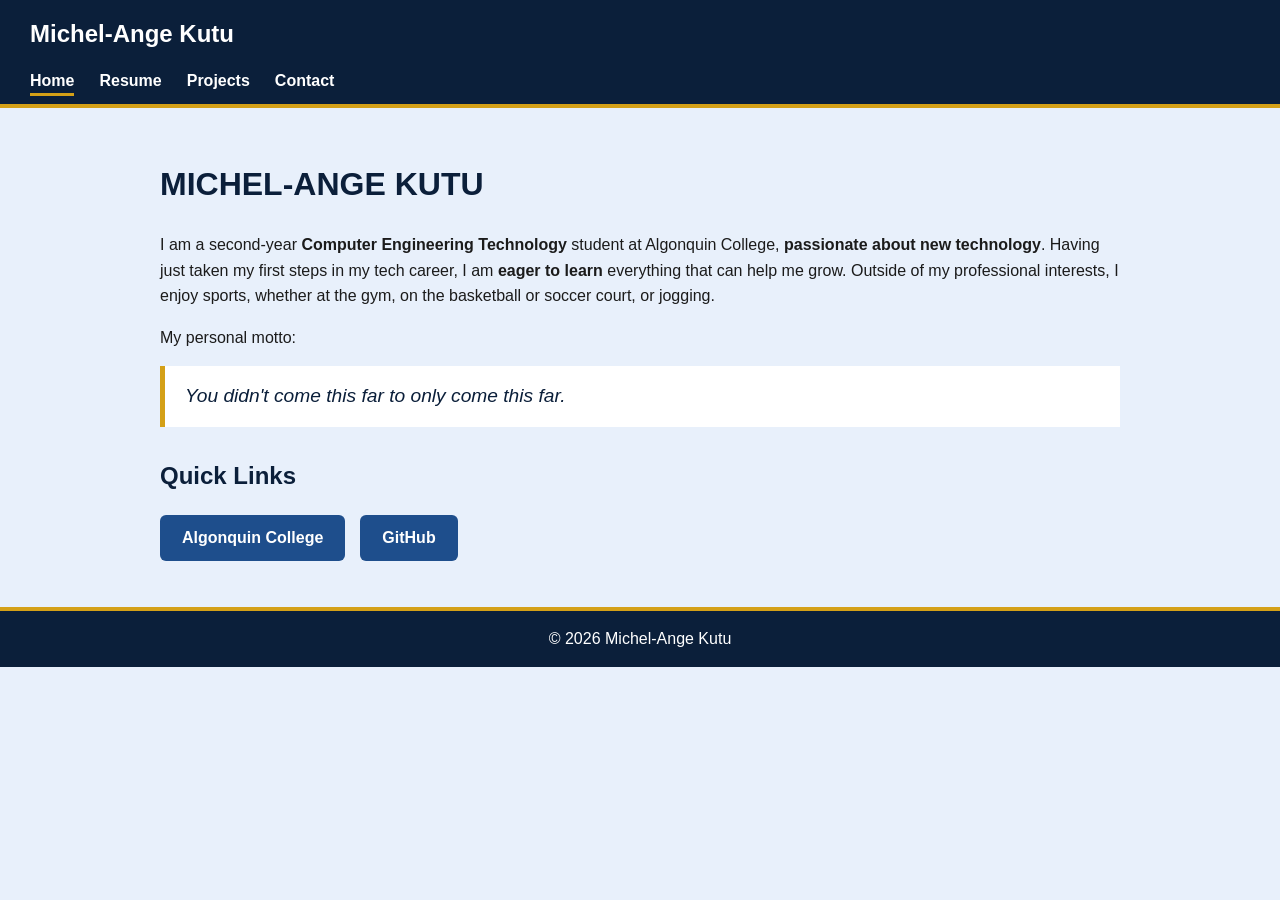
<file: index.html>
<!DOCTYPE html>
<html lang="en">

<head>
    <meta charset="UTF-8">
    <meta name="viewport" content="width=device-width, initial-scale=1.0">
    <title>Michel-Ange Kutu - Home</title>
    <link rel="stylesheet" href="style.css">
</head>

<body>
    <!--Same header on every page-->
    <header>
        <p class="logo">Michel-Ange Kutu</p>
    </header>
    <!--links to all 4 pages-->
    <nav>
        <ul>
            <li><a href="index.html" class="current">Home</a></li>
            <li><a href="resume.html">Resume</a></li>
            <li><a href="projects.html">Projects</a></li>
            <li><a href="contact.html">Contact</a></li>
        </ul>
    </nav>
    <main>
        <h1>MICHEL-ANGE KUTU</h1>
        <p>I am a second-year <strong>Computer Engineering Technology</strong> student at Algonquin College,
            <strong>passionate about new technology</strong>. Having just taken my first steps in my tech career, I am
            <strong>eager to learn</strong> everything that can help
            me grow. Outside of my professional interests, I enjoy sports, whether at the gym, on the basketball or
            soccer court, or jogging.
        </p>

        <!-- Motto -->
        <p>My personal motto:</p>
        <blockquote>You didn't come this far to only come this far.</blockquote>
        <!-- Quick links -->
        <h2>Quick Links</h2>

        <ul class="quick-links">
            <li><a href="https://www.algonquincollege.com/">Algonquin College</a></li>
            <li><a href="https://github.com/MichelAngeKutu">GitHub</a></li>
        </ul>
    </main>
    <footer>
        <p>&copy; 2026 Michel-Ange Kutu</p>
    </footer>
    <script src="script.js"></script>
</body>

</html>
</file>
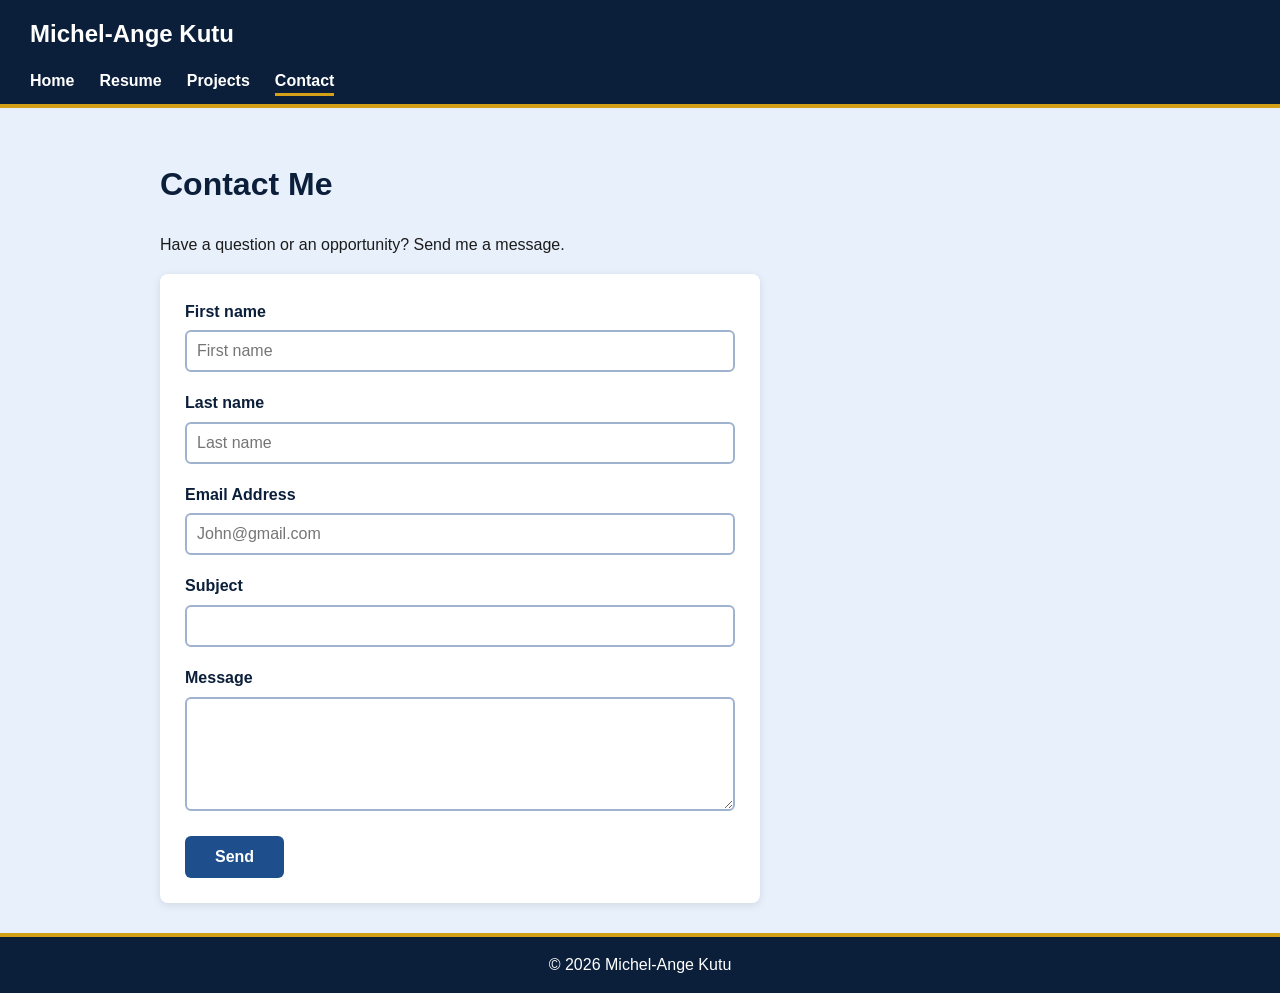
<file: contact.html>
<!DOCTYPE html>
<html lang="en">

<head>
    <meta charset="UTF-8">
    <meta name="viewport" content="width=device-width, initial-scale=1.0">
    <title>Michel-Ange Kutu - Contact</title>
    <link rel="stylesheet" href="style.css">
</head>

<body>
    <header>
        <p class="logo">Michel-Ange Kutu</p>
    </header>
    <!--links to all 4 pages-->
    <nav>
        <ul>
            <li><a href="index.html">Home</a></li>
            <li><a href="resume.html">Resume</a></li>
            <li><a href="projects.html">Projects</a></li>
            <li><a href="contact.html" class="current">Contact</a></li>
        </ul>
    </nav>
    <main>
        <h1>Contact Me</h1>
        <p>Have a question or an opportunity? Send me a message.</p>
        <!-- Contact form -->
        <form id="contact-form">

            <div>
                <label for="fName">First name</label>
                <input type="text" id="fName" name="firstName" placeholder="First name" required>
            </div>
            <div>
                <label for="lName">Last name</label>
                <input type="text" id="lName" name="lastName" placeholder="Last name" required>
            </div>
            <div>
                <label for="email">Email Address</label>
                <input type="email" id="email" name="email" placeholder="John@gmail.com" required>
            </div>

            <div>
                <label for="subject">Subject</label>
                <input type="text" id="subject" name="subject" maxlength="100" minlength="3" required>
            </div>

            <div>
                <label for="message">Message</label>
                <textarea id="message" name="message" rows="5" cols="40" maxlength="500" minlength="10"
                    required></textarea>
            </div>

            <button type="submit">Send</button>

        </form>

    </main>
    <footer>
        <p>&copy; 2026 Michel-Ange Kutu</p>
    </footer>
    <script src="script.js"></script>
</body>

</html>
</file>
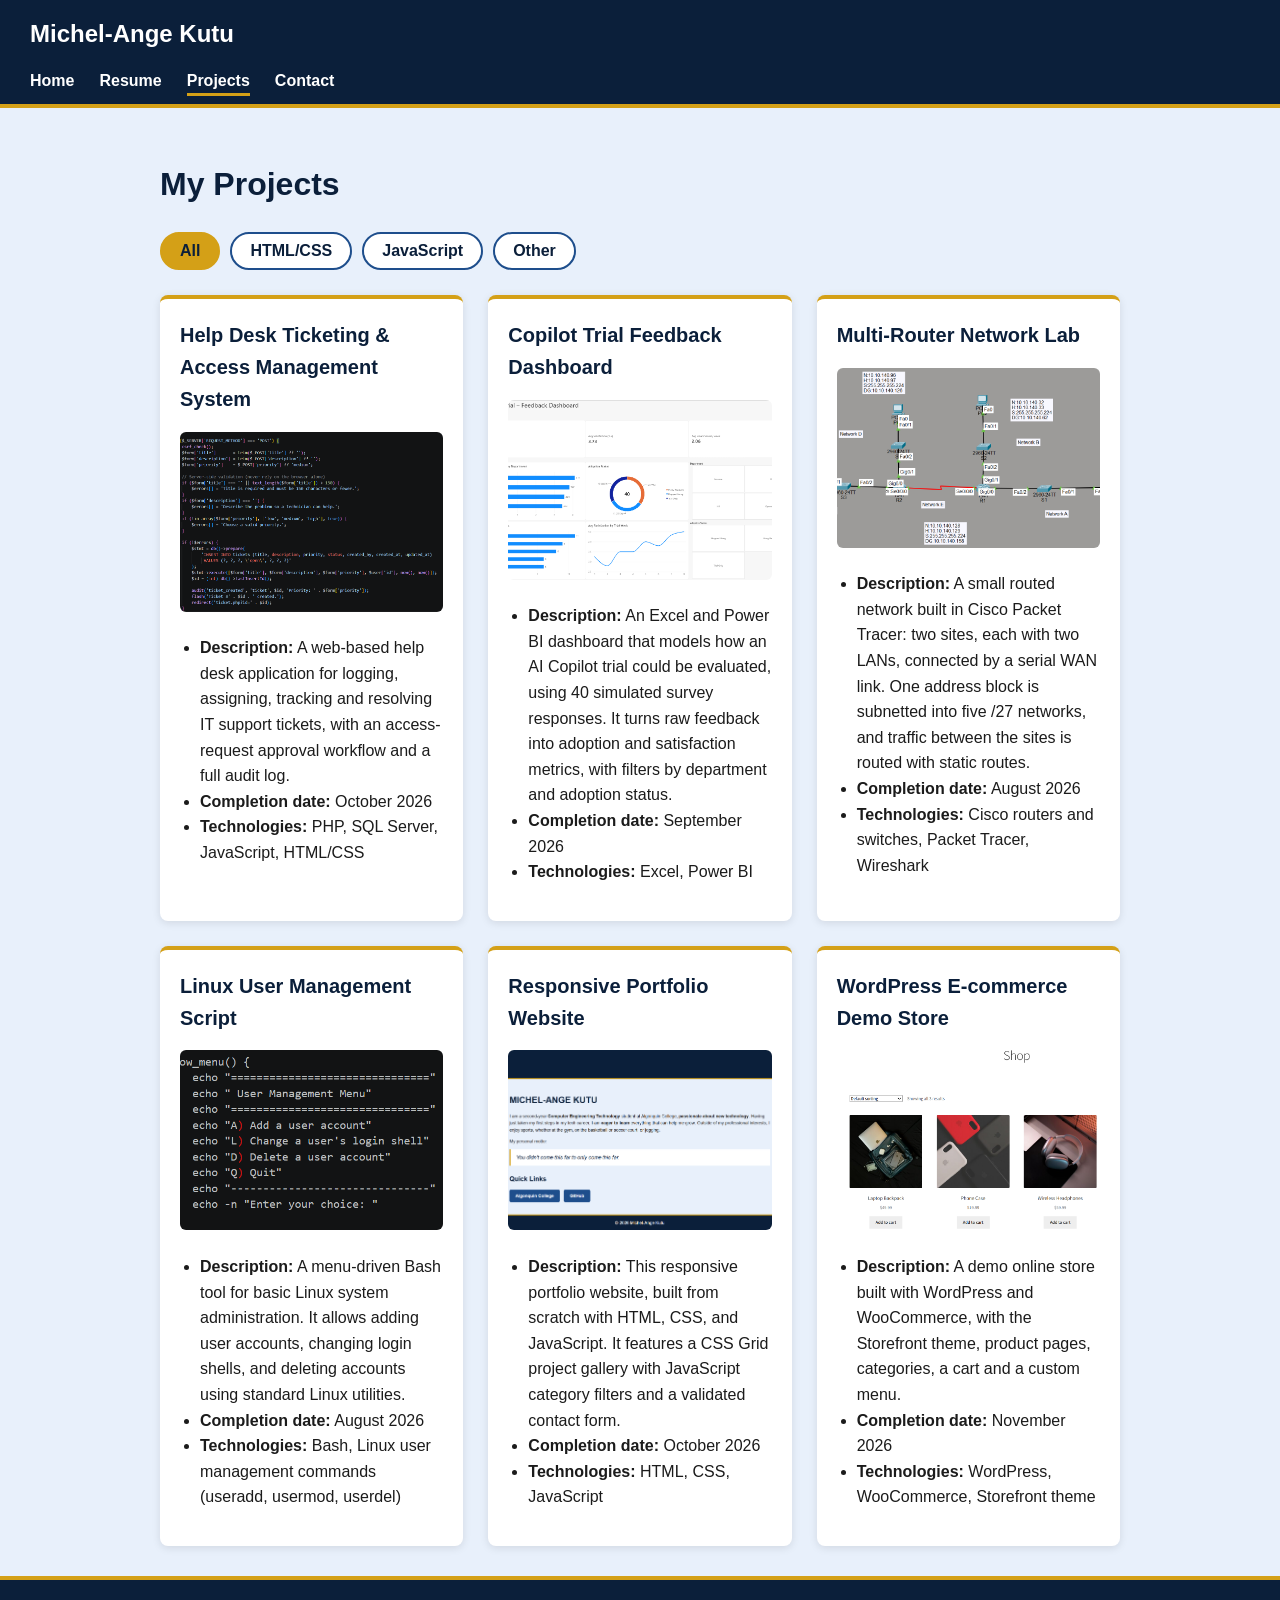
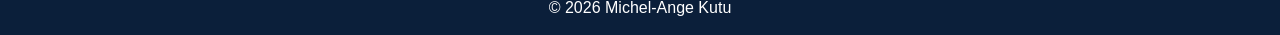
<file: projects.html>
<!DOCTYPE html>
<html lang="en">

<head>
    <meta charset="UTF-8">
    <meta name="viewport" content="width=device-width, initial-scale=1.0">
    <title>Michel-Ange Kutu - Projects</title>
    <link rel="stylesheet" href="style.css">
</head>

<body>
    <header>
        <p class="logo">Michel-Ange Kutu</p>
    </header>
    <!--links to all 4 pages-->
    <nav>
        <ul>
            <li><a href="index.html">Home</a></li>
            <li><a href="resume.html">Resume</a></li>
            <li><a href="projects.html" class="current">Projects</a></li>
            <li><a href="contact.html">Contact</a></li>
        </ul>
    </nav>
    <main>

        <h1>My Projects</h1>

        <!-- Filter buttons -->
        <div id="filter-buttons">
            <button class="filter-btn active" data-filter="all">All</button>
            <button class="filter-btn" data-filter="html-css">HTML/CSS</button>
            <button class="filter-btn" data-filter="javascript">JavaScript</button>
            <button class="filter-btn" data-filter="other">Other</button>
        </div>

        <!-- Project grid -->
        <div id="project-container">

            <div id="hd" class="project" data-category="javascript">
                <h2>Help Desk Ticketing & Access Management System</h2>
                <img src="images/helpdesk.png" alt="PHP code that validates and saves a new help desk ticket">
                <ul>
                    <li><strong>Description:</strong> A web-based help desk application for logging, assigning, tracking
                        and resolving IT support tickets, with an access-request approval workflow and a full audit log.
                    </li>
                    <li><strong>Completion date:</strong> October 2026</li>
                    <li><strong>Technologies:</strong> PHP, SQL Server, JavaScript, HTML/CSS</li>
                </ul>
            </div>

            <div id="ct" class="project" data-category="other">
                <h2>Copilot Trial Feedback Dashboard</h2>
                <img src="images/dashboard.png" alt="Power BI dashboard showing Copilot trial feedback results">
                <ul>
                    <li><strong>Description:</strong> An Excel and Power BI dashboard that models how an AI Copilot
                        trial could be evaluated, using 40 simulated survey responses. It turns raw feedback into
                        adoption and satisfaction metrics, with filters by department and adoption status.</li>
                    <li><strong>Completion date:</strong> September 2026</li>
                    <li><strong>Technologies:</strong> Excel, Power BI</li>
                </ul>
            </div>

            <div id="net" class="project" data-category="other">

                <h2>Multi-Router Network Lab</h2>
                <img src="images/topology.png" alt="Network topology diagram in Cisco Packet Tracer">
                <ul>
                    <li><strong>Description:</strong> A small routed network built in Cisco Packet Tracer: two sites,
                        each with two LANs, connected by a serial WAN link. One address block is subnetted into five /27
                        networks, and traffic between the sites is routed with static routes.</li>
                    <li><strong>Completion date:</strong> August 2026</li>
                    <li><strong>Technologies:</strong> Cisco routers and switches, Packet Tracer, Wireshark</li>
                </ul>
            </div>

            <div id="ms" class="project" data-category="other">

                <h2>Linux User Management Script</h2>
                <img src="images/linux.png" alt="Bash code for the user management menu">
                <ul>
                    <li><strong>Description:</strong> A menu-driven Bash tool for basic Linux system administration. It
                        allows adding user accounts, changing login shells, and deleting accounts using standard Linux
                        utilities.</li>
                    <li><strong>Completion date:</strong> August 2026</li>
                    <li><strong>Technologies:</strong> Bash, Linux user management commands (useradd, usermod, userdel)
                    </li>
                </ul>
            </div>

            <div id="pf" class="project" data-category="html-css">
                <h2>Responsive Portfolio Website</h2>
                <img src="images/portfolio.png" alt="Home page of my portfolio website">
                <ul>
                    <li><strong>Description:</strong> This responsive portfolio website, built from scratch with HTML,
                        CSS, and JavaScript. It features a CSS Grid project gallery with JavaScript category filters and
                        a validated contact form.</li>
                    <li><strong>Completion date:</strong> October 2026 </li>
                    <li><strong>Technologies:</strong> HTML, CSS, JavaScript</li>
                </ul>
            </div>
            <div id="wp" class="project" data-category="other">
                <h2>WordPress E-commerce Demo Store</h2>
                <img src="images/wordpress-shop.png" alt="Shop page of a WordPress and WooCommerce demo store">
                <ul>
                    <li><strong>Description:</strong> A demo online store built with WordPress and WooCommerce, with the
                        Storefront theme, product pages, categories, a cart and a custom menu.</li>
                    <li><strong>Completion date:</strong> November 2026</li>
                    <li><strong>Technologies:</strong> WordPress, WooCommerce, Storefront theme</li>
                </ul>
            </div>
        </div>
    </main>
    <footer>
        <p>&copy; 2026 Michel-Ange Kutu</p>
    </footer>
    <script src="script.js"></script>
</body>

</html>
</file>
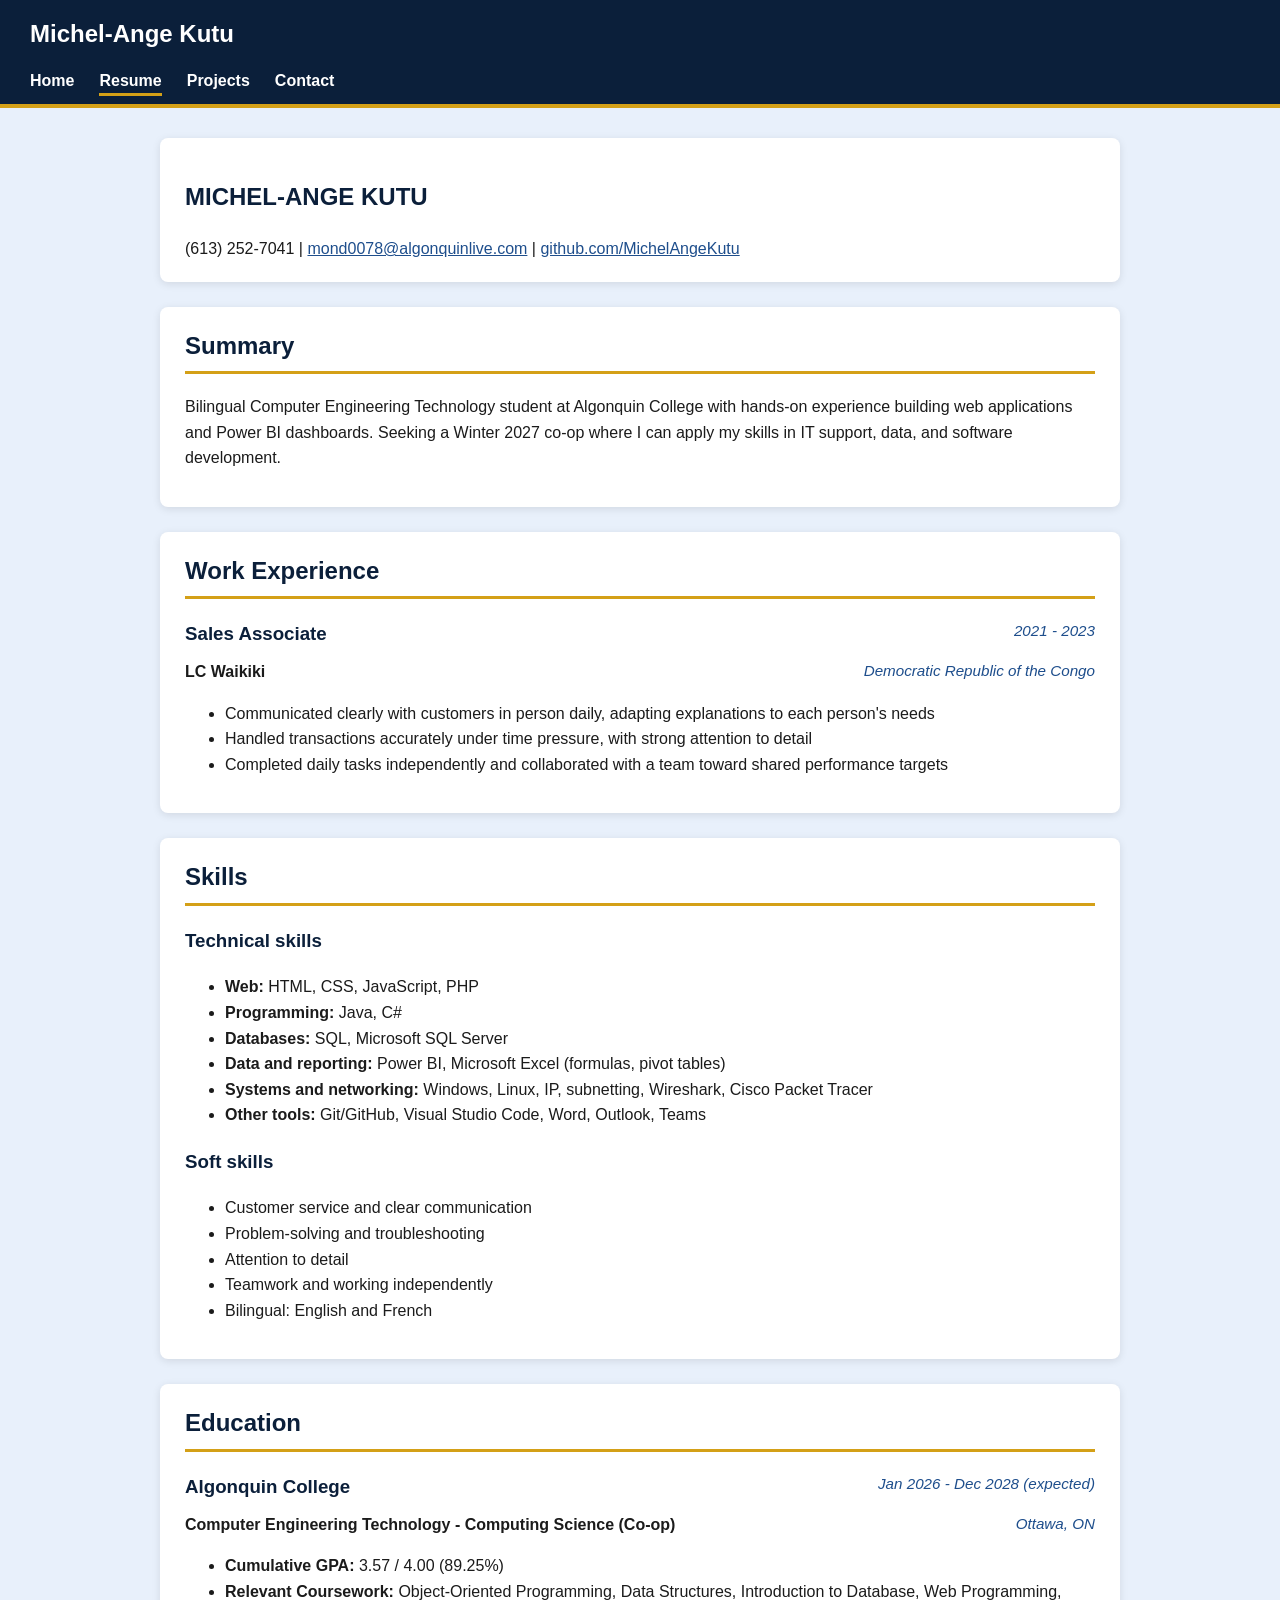
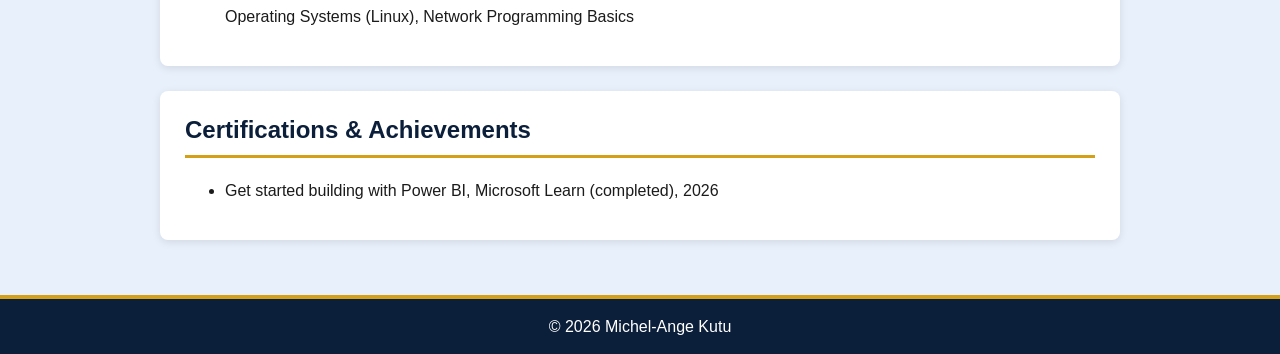
<file: resume.html>
<!DOCTYPE html>
<html lang="en">

<head>
    <meta charset="UTF-8">
    <meta name="viewport" content="width=device-width, initial-scale=1.0">
    <title>Michel-Ange Kutu - Resume </title>
    <link rel="stylesheet" href="style.css">
</head>

<body>

    <header>
        <p class="logo">Michel-Ange Kutu</p>
    </header>
    <!--links to all 4 pages-->
    <nav>
        <ul>
            <li><a href="index.html">Home</a></li>
            <li><a href="resume.html" class="current">Resume</a></li>
            <li><a href="projects.html">Projects</a></li>
            <li><a href="contact.html">Contact</a></li>
        </ul>
    </nav>
    <main>

        <!-- Information -->
        <section>
            <h1>MICHEL-ANGE KUTU</h1>
            <address>(613) 252-7041 | <a href="mailto:mond0078@algonquinlive.com">mond0078@algonquinlive.com</a> | <a
                    href="https://github.com/MichelAngeKutu">github.com/MichelAngeKutu</a></address>
        </section>

        <!-- Summary -->
        <section id="summary">
            <h2>Summary</h2>
            <p>Bilingual Computer Engineering Technology student at Algonquin College with hands-on experience building
                web applications and Power BI dashboards. Seeking a Winter 2027 co-op where I can apply my skills in IT
                support, data, and software development.</p>
        </section>

        <!-- Work Experience -->
        <section id="workExperience">
            <h2>Work Experience </h2>
            <h3>Sales Associate <span class="date">2021 - 2023</span></h3>
            <h4>LC Waikiki <span class="location">Democratic Republic of the Congo</span></h4>
            <ul id="wlist">
                <li>Communicated clearly with customers in person daily, adapting explanations to each person's needs
                </li>
                <li>Handled transactions accurately under time pressure, with strong attention to detail</li>
                <li>Completed daily tasks independently and collaborated with a team toward shared performance targets
                </li>
            </ul>
        </section>

        <!-- skills -->
        <section id="skills">
            <h2>Skills</h2>
            <h3>Technical skills</h3>
            <ul>
                <li><strong>Web:</strong> HTML, CSS, JavaScript, PHP</li>
                <li><strong>Programming:</strong> Java, C#</li>
                <li><strong>Databases:</strong> SQL, Microsoft SQL Server</li>
                <li><strong>Data and reporting:</strong> Power BI, Microsoft Excel (formulas, pivot tables)</li>
                <li><strong>Systems and networking:</strong> Windows, Linux, IP, subnetting, Wireshark, Cisco Packet
                    Tracer</li>
                <li><strong>Other tools:</strong> Git/GitHub, Visual Studio Code, Word, Outlook, Teams</li>

            </ul>
            <h3>Soft skills</h3>
            <ul>
                <li>Customer service and clear communication</li>
                <li>Problem-solving and troubleshooting</li>
                <li>Attention to detail</li>
                <li>Teamwork and working independently</li>
                <li>Bilingual: English and French</li>

            </ul>
        </section>

        <!-- Education -->
        <section id="educ">
            <h2>Education</h2>
            <h3>Algonquin College <span class="date">Jan 2026 - Dec 2028 (expected)</span></h3>
            <h4>Computer Engineering Technology - Computing Science (Co-op) <span class="location">Ottawa, ON</span>
            </h4>
            <ul id="wEduc">
                <li><strong>Cumulative GPA:</strong> 3.57 / 4.00 (89.25%)</li>
                <li><strong>Relevant Coursework:</strong> Object-Oriented Programming, Data Structures, Introduction to Database, Web Programming, Operating Systems (Linux), Network Programming Basics</li>
            </ul>
        </section>

        <!-- Certifications & Achievements -->
        <section id="cert">
            <h2>Certifications & Achievements</h2>
            <ul>
                <li>Get started building with Power BI, Microsoft Learn (completed), 2026</li>
            </ul>
        </section>
    </main>
    <footer>
        <p>&copy; 2026 Michel-Ange Kutu</p>
    </footer>
    <script src="script.js"></script>
</body>

</html>
</file>
<file: style.css>
/* Hides any element that has the "hidden" class */
   .hidden {
       display: none;
   }
/* =========================================
   1. COLOR PALETTE (CSS custom properties)
   ========================================= */
:root {
    --navy: #0b1f3a;
    --blue: #1e4e8c;
    --light-blue: #e8f0fb;
    --white: #ffffff;
    --gold: #d4a017;
    --text: #1b1b1b;
}

/* =========================================
   2. BASE STYLES (apply to every page)
   ========================================= */
* {
    box-sizing: border-box;
}

body {
    margin: 0;
    font-family: Arial, Helvetica, sans-serif;
    line-height: 1.6;
    background-color: var(--light-blue);
    color: var(--text);
}

h1,
h2,
h3 {
    color: var(--navy);
}

a {
    color: var(--blue);
}

/* =========================================
   3. HEADER (same on every page)
   ========================================= */
header {
    background-color: var(--navy);
    padding: 15px 30px;
}

.logo {
    margin: 0;
    color: var(--white);
    font-size: 1.5rem;
    font-weight: bold;
}

/* =========================================
   4. NAVIGATION BAR
   ========================================= */
nav {
    background-color: var(--navy);
    border-bottom: 4px solid var(--gold);
}

nav ul {
    list-style: none;
    margin: 0;
    padding: 0 30px 10px;
    display: flex;
    flex-wrap: wrap;
    gap: 25px;
}

nav a {
    color: var(--white);
    text-decoration: none;
    font-weight: bold;
    padding-bottom: 4px;
}

/* Hover and keyboard focus */
nav a:hover,
nav a:focus {
    color: var(--gold);
}

/* Link of the page the user is on */
nav a.current {
    border-bottom: 3px solid var(--gold);
}
/* =========================================
   5. MAIN CONTENT AREA
   ========================================= */
main {
    max-width: 1000px;
    margin: 0 auto;
    padding: 30px 20px;
}

/* =========================================
   6. FOOTER (same on every page)
   ========================================= */
footer {
    background-color: var(--navy);
    color: var(--white);
    text-align: center;
    padding: 15px;
    border-top: 4px solid var(--gold);
}

footer p {
    margin: 0;
}

.filter-btn.active {
    background-color: #1f6feb;
    color: white;
}

/* =========================================
   7. PROJECTS PAGE: FILTER BUTTONS
   ========================================= */
#filter-buttons {
    display: flex;
    flex-wrap: wrap;
    gap: 10px;
    margin-bottom: 25px;
}

.filter-btn {
    background-color: var(--white);
    color: var(--navy);
    border: 2px solid var(--blue);
    border-radius: 20px;
    padding: 8px 18px;
    font-size: 1rem;
    font-weight: bold;
    cursor: pointer;
}

.filter-btn:hover,
.filter-btn:focus {
    border-color: var(--gold);
}

/* Currently selected filter */
.filter-btn.active {
    background-color: var(--gold);
    border-color: var(--gold);
    color: var(--navy);
}

/* =========================================
   8. PROJECTS PAGE: GRID OF PROJECT CARDS
   ========================================= */
#project-container {
    display: grid;
    grid-template-columns: repeat(auto-fill, minmax(280px, 1fr));
    gap: 25px;
}

.project {
    background-color: var(--white);
    border-top: 4px solid var(--gold);
    border-radius: 8px;
    padding: 20px;
    box-shadow: 0 2px 8px rgba(0, 0, 0, 0.1);
}

.project h2 {
    font-size: 1.25rem;
    margin-top: 0;
}

.project ul {
    padding-left: 20px;
}

/* Project screenshots: same size for every card */
.project img {
    width: 100%;
    height: 180px;
    object-fit: cover;
    border-radius: 6px;
}

/* =========================================
   9. HOME PAGE
   ========================================= */

/* Round profile photo with a gold border */
.profile-photo {
    display: block;
    width: 180px;
    height: 180px;
    object-fit: cover;
    border-radius: 50%;
    border: 4px solid var(--gold);
    margin-bottom: 20px;
}

/* Personal motto: visually distinct quote box */
blockquote {
    margin: 10px 0 30px;
    padding: 15px 20px;
    background-color: var(--white);
    border-left: 5px solid var(--gold);
    font-size: 1.2rem;
    font-style: italic;
    color: var(--navy);
}

/* Quick Links displayed as buttons */
.quick-links {
    list-style: none;
    padding: 0;
    display: flex;
    flex-wrap: wrap;
    gap: 15px;
}

.quick-links a {
    display: inline-block;
    background-color: var(--blue);
    color: var(--white);
    padding: 10px 22px;
    border-radius: 6px;
    text-decoration: none;
    font-weight: bold;
}

.quick-links a:hover,
.quick-links a:focus {
    background-color: var(--navy);
}

/* =========================================
   10. RESUME PAGE
   ========================================= */

/* Each resume section becomes a white card */
main section {
    background-color: var(--white);
    border-radius: 8px;
    padding: 20px 25px;
    margin-bottom: 25px;
    box-shadow: 0 2px 8px rgba(0, 0, 0, 0.1);
}

/* Section titles with a gold underline */
main section h2 {
    margin-top: 0;
    padding-bottom: 6px;
    border-bottom: 3px solid var(--gold);
}

/* Job/school line: title on the left, date or location on the right */
#workExperience h3,
#workExperience h4,
#educ h3,
#educ h4 {
    display: flex;
    justify-content: space-between;
    flex-wrap: wrap;
    gap: 10px;
    margin: 10px 0 5px;
}

.date,
.location {
    font-size: 0.95rem;
    font-weight: normal;
    font-style: italic;
    color: var(--blue);
}

address {
    font-style: normal;
}

/* =========================================
   11. CONTACT PAGE: FORM
   ========================================= */
#contact-form {
    background-color: var(--white);
    max-width: 600px;
    padding: 25px;
    border-radius: 8px;
    box-shadow: 0 2px 8px rgba(0, 0, 0, 0.1);
}

/* Space between each field */
#contact-form div {
    margin-bottom: 18px;
}

/* Labels on their own line, above the field */
#contact-form label {
    display: block;
    margin-bottom: 6px;
    font-weight: bold;
    color: var(--navy);
}

/* Text fields and message box */
#contact-form input,
#contact-form textarea {
    width: 100%;
    padding: 10px;
    font-size: 1rem;
    font-family: inherit;
    border: 2px solid #9fb3cf;
    border-radius: 6px;
}

#contact-form textarea {
    resize: vertical;
}

/* Field the user is typing in */
#contact-form input:focus,
#contact-form textarea:focus {
    border-color: var(--gold);
    outline: 2px solid var(--gold);
}

/* Send button */
#contact-form button {
    background-color: var(--blue);
    color: var(--white);
    border: none;
    border-radius: 6px;
    padding: 12px 30px;
    font-size: 1rem;
    font-weight: bold;
    cursor: pointer;
}

#contact-form button:hover,
#contact-form button:focus {
    background-color: var(--navy);
}

/* =========================================
   12. RESPONSIVE: TABLETS AND PHONES
   ========================================= */
@media (max-width: 600px) {

    header {
        padding: 12px 15px;
    }

    .logo {
        font-size: 1.25rem;
    }

    nav ul {
        padding: 0 15px 10px;
        gap: 15px;
    }

    main {
        padding: 20px 15px;
    }

    h1 {
        font-size: 1.75rem;
    }

    main section,
    .project,
    #contact-form {
        padding: 15px;
    }
}
</file>
